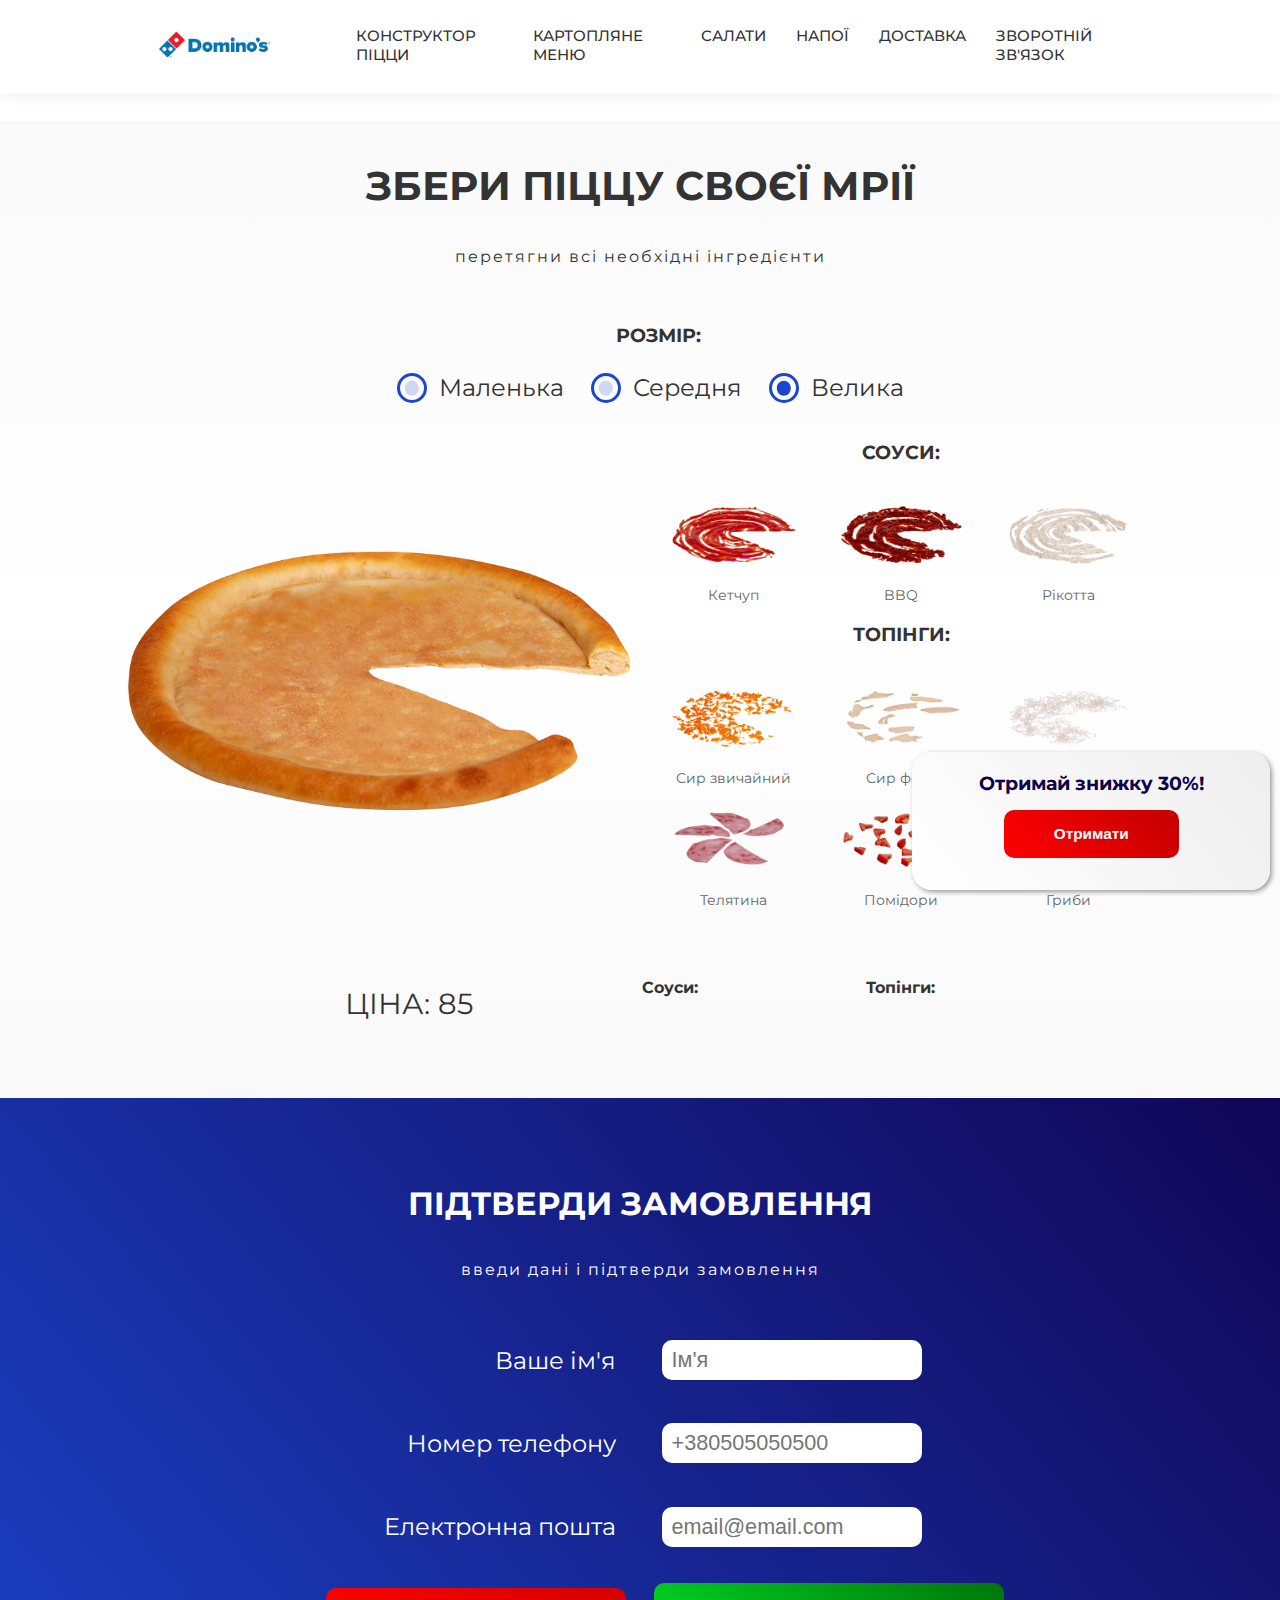
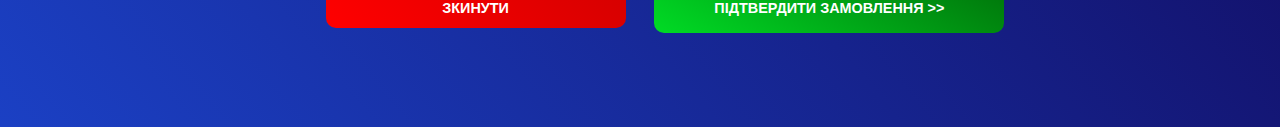
<file: index.html>
<!DOCTYPE html>
<html lang="uk">
  <head>
    <meta charset="UTF-8" />
    <meta name="viewport" content="width=device-width, initial-scale=1.0" />
    <meta http-equiv="X-UA-Compatible" content="ie=edge" />
    <title>Піцерія Domino's Pizza</title>
    <link
      href="https://fonts.googleapis.com/css?family=Montserrat&display=swap"
      rel="stylesheet"
    />
    <link rel="stylesheet" href="./Styles/styles.css" />
    <script src="./code/index.js"></script>
  </head>
  <body>
    <header>
      <div class="wrapper">
        <a href="/"
          ><img
            id="logo"
            src="Pizza_pictures/Carlo.png"
            alt="Логотип Папа Карло"
        /></a>
        <nav>
          <ul>
            <li>Конструктор піцци</li>
            <li>Картопляне меню</li>
            <li>Салати</li>
            <li>Напої</li>
            <li>Доставка</li>
            <li>Зворотній зв'язок</li>
          </ul>
        </nav>
      </div>
    </header>
    <main>
      <h1>Збери піццу своєї мрії</h1>
      <sub>перетягни всi необхiднi iнгредiєнти</sub>
      <div id="banner">Отримай знижку 30%!<br /><button>Отримати</button></div>
      <h3>Розмiр:</h3>
      <form id="pizza" action="">
        <label class="radio"
          ><input
            type="radio"
            class="radioIn"
            id="small"
            name="size"
            value="small"
          /><span class="fakeRadio"></span><span>Маленька</span></label
        >
        <label class="radio"
          ><input
            type="radio"
            class="radioIn"
            id="mid"
            name="size"
            value="mid"
          /><span class="fakeRadio"></span><span>Середня</span></label
        >
        <label class="radio"
          ><input
            type="radio"
            class="radioIn"
            id="big"
            name="size"
            value="big"
            checked="true"
          /><span class="fakeRadio"></span><span>Велика</span></label
        >
      </form>
      <div class="table-wrapper">
        <div class="table">
          <img
            src="Pizza_pictures/klassicheskij-bortik_1556622914630.png"
            alt="Корж класичний"
          />
        </div>
        <div class="ingridients">
          <h3>Соуси:</h3>
          <div>
            <img
              draggable="true"
              class="draggable"
              id="sauceClassic"
              src="Pizza_pictures/sous-klassicheskij_1557758736353.png"
              alt=""
            />
            <span>Кетчуп</span>
          </div>
          <div>
            <img
              draggable="true"
              class="draggable"
              id="sauceBBQ"
              src="Pizza_pictures/sous-bbq_155679418013.png"
              alt=""
            />
            <span>BBQ</span>
          </div>
          <div>
            <img
              draggable="true"
              class="draggable"
              id="sauceRikotta"
              src="Pizza_pictures/sous-rikotta_1556623391103.png"
              alt=""
            />
            <span>Рiкотта</span>
          </div>
          <h3>Топінги:</h3>
          <div>
            <img
              draggable="true"
              class="draggable"
              id="moc1"
              src="Pizza_pictures/mocarela_1556623220308.png"
              alt=""
            />
            <span>Сир звичайний</span>
          </div>
          <div>
            <img
              draggable="true"
              class="draggable"
              id="moc2"
              src="Pizza_pictures/mocarela_1556785182818.png"
              alt=""
            />
            <span>Сир фета</span>
          </div>
          <div>
            <img
              draggable="true"
              class="draggable"
              id="moc3"
              src="Pizza_pictures/mocarela_1556785198489.png"
              alt=""
            />
            <span>Моцарелла</span>
          </div>
          <div>
            <img
              draggable="true"
              class="draggable"
              id="telya"
              src="Pizza_pictures/telyatina_1556624025747.png"
              alt=""
            />
            <span>Телятина</span>
          </div>
          <div>
            <img
              draggable="true"
              class="draggable"
              id="vetch1"
              src="Pizza_pictures/vetchina.png"
              alt=""
            />
            <span>Помiдори</span>
          </div>
          <div>
            <img
              draggable="true"
              class="draggable"
              id="vetch2"
              src="Pizza_pictures/vetchina_1556623556129.png"
              alt=""
            />
            <span>Гриби</span>
          </div>
        </div>
      </div>
      <div class="result">
        <div class="price">
          <p>Цiна: <span id="price"></span></p>
        </div>
        <div class="sauces">
          <div>
            <h4>Соуси:</h4>
            <div id="sauce"></div>
          </div>
        </div>
        <div class="topings">
          <div>
            <h4>Топiнги:</h4>
            <div id="topping"></div>
          </div>
        </div>
      </div>
    </main>
    <footer>
      <h2>Пiдтверди замовлення</h2>
      <sub>введи данi i пiдтверди замовлення</sub>
      <form id="info" method="POST" action="./php/mail.php">
        <div class="grid">
          <label for="name">Ваше ім'я</label>
          <input placeholder="Iм'я" name="name" type="text" />
          <label for="phone">Номер телефону</label>
          <input placeholder="+380505050500" name="phone" type="tel" />
          <label for="email">Електронна пошта</label>
          <input placeholder="email@email.com" name="email" type="email" />
          <input class="button" name="cancel" type="reset" value="Зкинути" />
          <input
            class="button"
            id="btnSubmit"
            type="button"
            value="Підтвердити замовлення >>"
          />
        </div>
      </form>
      <address id="date"></address>
    </footer>
  </body>
</html>
</file>
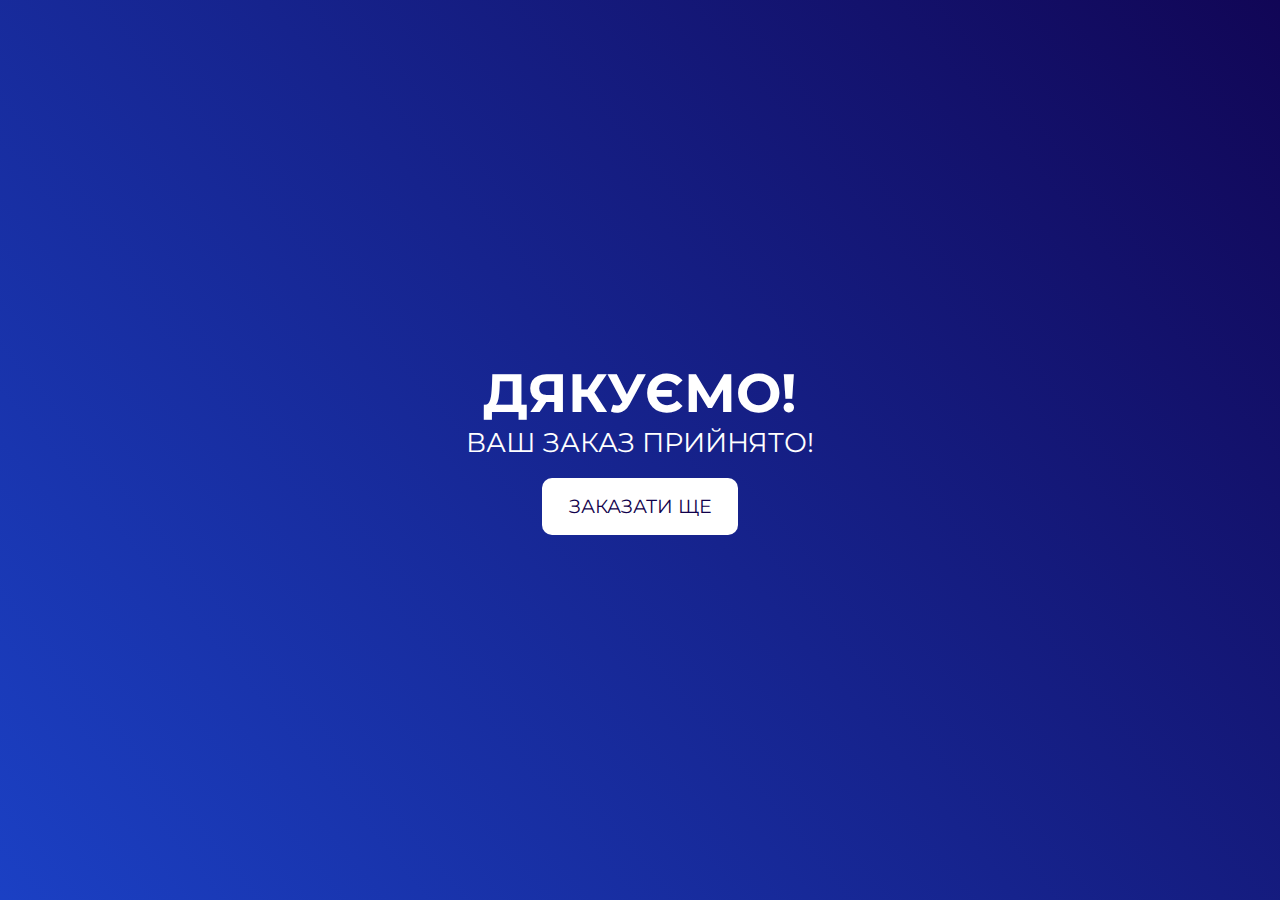
<file: thank-you/index.html>
<!DOCTYPE html>
<html lang="ua">
  <head>
    <meta charset="utf-8">
    <meta http-equiv="X-UA-Compatible" content="IE=edge">
    <meta name="viewport" content="width=device-width, initial-scale=1">
    <meta name="description" content="">
    <meta name="author" content="">
    <title>Дякуємо! Ваш заказ прийнято!</title>
   <link rel="stylesheet" href="../Styles/thank-you.css">
    <link href="https://fonts.googleapis.com/css?family=Montserrat&display=swap" rel="stylesheet">
  </head>
  <body>
    <div class="container">
      <h1>Дякуємо!</h1>
      <p>Ваш заказ прийнято!</p>
      <a href="./index.html">Заказати ще</a>
    </div>
  </body>
</html>
</file>
<file: Styles/styles.css>
:root {
    --main: #1c46cf;
    --sub: #00db25;
    --dark: #10004b;
}

header {
    background-color: white;
    display: flex;
    width: 100%;
}

body {
    margin: 0;
    font-family: 'Montserrat', sans-serif;
    color: #333;
    overflow: auto;
}

#logo {
    height: 30px;
    margin: 30px;
}

.wrapper {
    display: flex;
    width: inherit;
    padding: 0 10%;
    box-shadow: 1px 1px 15px 0 #eee;
}

ul {
    margin: 0;
    display: inherit;
    justify-content: flex-end;
}

li {
    font-size: 0.95em;
    list-style: none;
    font-weight: 500;
    display: inline;
    padding: 0 15px;
}

li:hover {
    color: var(--main);
    cursor: pointer;
}

nav {
    display: inherit;
    text-transform: uppercase;
    width: 100%;
    height: 90px;
    justify-content: flex-end;
    align-items: center;
}

main {
    background: linear-gradient(180deg, #f9f9f9, #fff, #f9f9f9);
    padding: 0 10%;
}

#banner {
    position: absolute;
    bottom: 10px;
    right: 10px;
    background: linear-gradient(50deg, white, #eee);
    box-shadow: 2px 2px 5px #999;
    padding: 1em 1.5em;
    color: var(--dark);
    border-radius: 20px;
    text-align: center;
    font-size: 1.2em;
    font-weight: bold;
    z-index: 3;
    animation: padd .5s ease infinite;
    height: 100px;
    width: 300px;
    transition: all .4s linear;
}

@keyframes padd {
    50% { 
        padding: 1.2em 1.7em;
        margin: 0 -0.2em -0.2em 0;
    }
}

#banner button {
    background: linear-gradient(50deg, red, #c40000);
    padding: 15px 50px;
    margin-top: 15px;
    border: none;
    border-radius: 10px;
    font-size: 0.8em;
    font-weight: bold;
    color: white;
}

h1 {
    text-transform: uppercase;
    text-align: center;
    padding: 40px 0 0;
    font-size: 2.5em;
}

h3 {
    width: 100%;
    text-align: center;
    margin: 1em;
    text-transform: uppercase;
}

sub {
    display: block;
    font-size: 1em;
    letter-spacing: 2px;
    text-align: center;
    padding: 10px 0 40px;
}

.table-wrapper {
    display: flex;
    flex-direction: row;
    justify-content: space-around;
}

form {
    text-align: center;
    font-size: 1.5em;
    margin-bottom: 20px;
}

input[type="radio"], input[type="checkbox"] {
    opacity: 0;
}

.fakeRadio {
    display: inline-block;
    border: 3px var(--main) solid;
    border-radius: 50%;
    height: 1em;
    width: 1em;
    position: relative;
    margin-right: 0.5em;
    top: 0.3em;
}

.fakeRadio::before {
    content: '';
    position: absolute;
    display: block;
    height: 0.6em;
    width: 0.6em;
    background-color: var(--main);
    border-radius: 50%;
    top: 50%;
    left: 50%;
    transform: translate(-50%, -50%);
    opacity: 0.2;
    transition: ease-in-out .3s;
}

.radioIn:checked + .fakeRadio::before {
    opacity: 1;
}

.table,
.ingridients {
    width: 50%;
    display: flex;
    flex-wrap: wrap;
    justify-content: space-around;
    align-items: center;
}

.table {
    position: relative;
    margin-right: 20px;
}

.hovered {
    background: #f9f9f9;
    border: 2px dashed var(--main);
    border-radius: 10px;
}

.table > img {
    display: inline-block;
    position: absolute;
    left: 0;
    top: 0;
    right: 0;
    bottom: 0;
    margin: auto;
}

.ingridients span {
    font-size: 0.9em;
    color: #666;
}

.result {
    display: flex;
    flex-direction: row;
    flex-wrap: nowrap;
    justify-content: space-evenly;
    padding: 3em;
}

p {
    font-size: 1.8em;
    text-transform: uppercase;
}

.table-wrapper div img {
    width: 100%;
}

.ingridients div {
    display: inline-block;
    width: 30%;
}

.ingridients div img {
    height: 100px;
}

.ingridients span {
    display: block;
    text-align: center;
}

footer {
    background: linear-gradient(50deg, var(--main) -10%, var(--dark) 110%);
    padding: 60px 10% 40px;
}

footer label {
    color: #fff;
}

footer input {
    padding: 10px;
    height: 20px;
    width: 240px;
    margin: 1em;
    border-radius: 10px;
    border: none;
    font-size: 0.9em;
}

.success {
    border: 2px green solid;
}

.error {
    border: 2px red solid;
}

.button {
    padding: 0;
    height: 40px;
    width: 300px;
    font-size: 0.6em;
    background: linear-gradient(50deg, red, #d60000);
    color: white;
    border: none;
    text-transform: uppercase;
    font-weight: 600;
    border-radius: 10px;
}

.button:last-child {
    background: linear-gradient(30deg, var(--sub), #00740a);
    height: 50px;
    width: 350px;
}

address {
    text-align: center;
    margin-top: 40px;
    color: white;
}

.x {
    margin-left: 8px;
    padding: 2px 7px;
    border: none;
    background-color: red;
    font-weight: 900;
    font-size: 1.1em;
    color: white;
    border-radius: 50%;
    box-shadow: 1px 1px 3px 0 #aaa;
}

p.element {
    text-transform: none;
    display: inline-block;
    font-size: 1.2em;
}

.div {
    margin: 1em;
}

footer > h2, footer > sub {
    color: white;
    text-align: center;
}

footer > h2 {
    text-transform: uppercase;
    font-size: 2em;
}

.grid {
    display: grid;
    grid-template-columns: 1fr 1fr;
    align-items: center;
}

footer > form > div > label, input[name='cancel'] {
    justify-self: right;
    margin: 1em;
}

footer > form > div > p {
    grid-column: 2/3;
    justify-self: left;
    padding-left: 1.2em;
    font-size: 0.8em;
    margin-top: -12px;
    text-transform: none;
    color: red;
}

@media screen and (max-width:600px) {
    nav, #banner {
        display: none;
    }

    .wrapper {
        display: block;
        text-align: center;
    }

    .table-wrapper {
        display: block;
        text-align: center;
        margin-top: 80px;
    }

    .ingridients, .table {
        width: 100%;
    }
    
    .table {     
        margin: 100px 0;
    }

    label {
        display: block;
    }

    .grid {
        grid-template-columns: 100%;
    }

    .grid > input, input.button {
        width: 90%;
        margin: 10px 0;
        padding: 5%;
    }

    footer > form > div > label, input[name='cancel'], footer > form > div > p {
        justify-self: center;
        margin: 10px 0;
    }

    footer > form > div > input[name='btnSubmit'] {
        width: 100% !important;
    }

    .result {
        display: block;
        padding: 30px 0 0;
        text-align: center;
    }
}

#sauce{
    display: inline-flex;
    flex-direction: column;
}
</file>
<file: Styles/thank-you.css>
* {
    margin: 0;
    padding: 0;
}

:root {
    --main: #1c46cf;
    --sub: #00db25;
    --dark: #10004b;
}

body {
    background: linear-gradient(50deg, var(--main) -10%, var(--dark) 110%);
    font-size: 3vh;
    height: 100vh;
}

.container {
    text-align: center;
    padding-top: 40vh;
    color: white;
    text-transform: uppercase;
    font-family: Montserrat, sans-serif;
}

a {
    display: inline-block;
    padding: 0.9em 1.4em;
    margin: 1em;
    font-size: 0.7em;
    background: white;
    color: var(--dark);
    text-transform: uppercase;
    border-radius: 10px;
    text-decoration: none;
}
</file>
